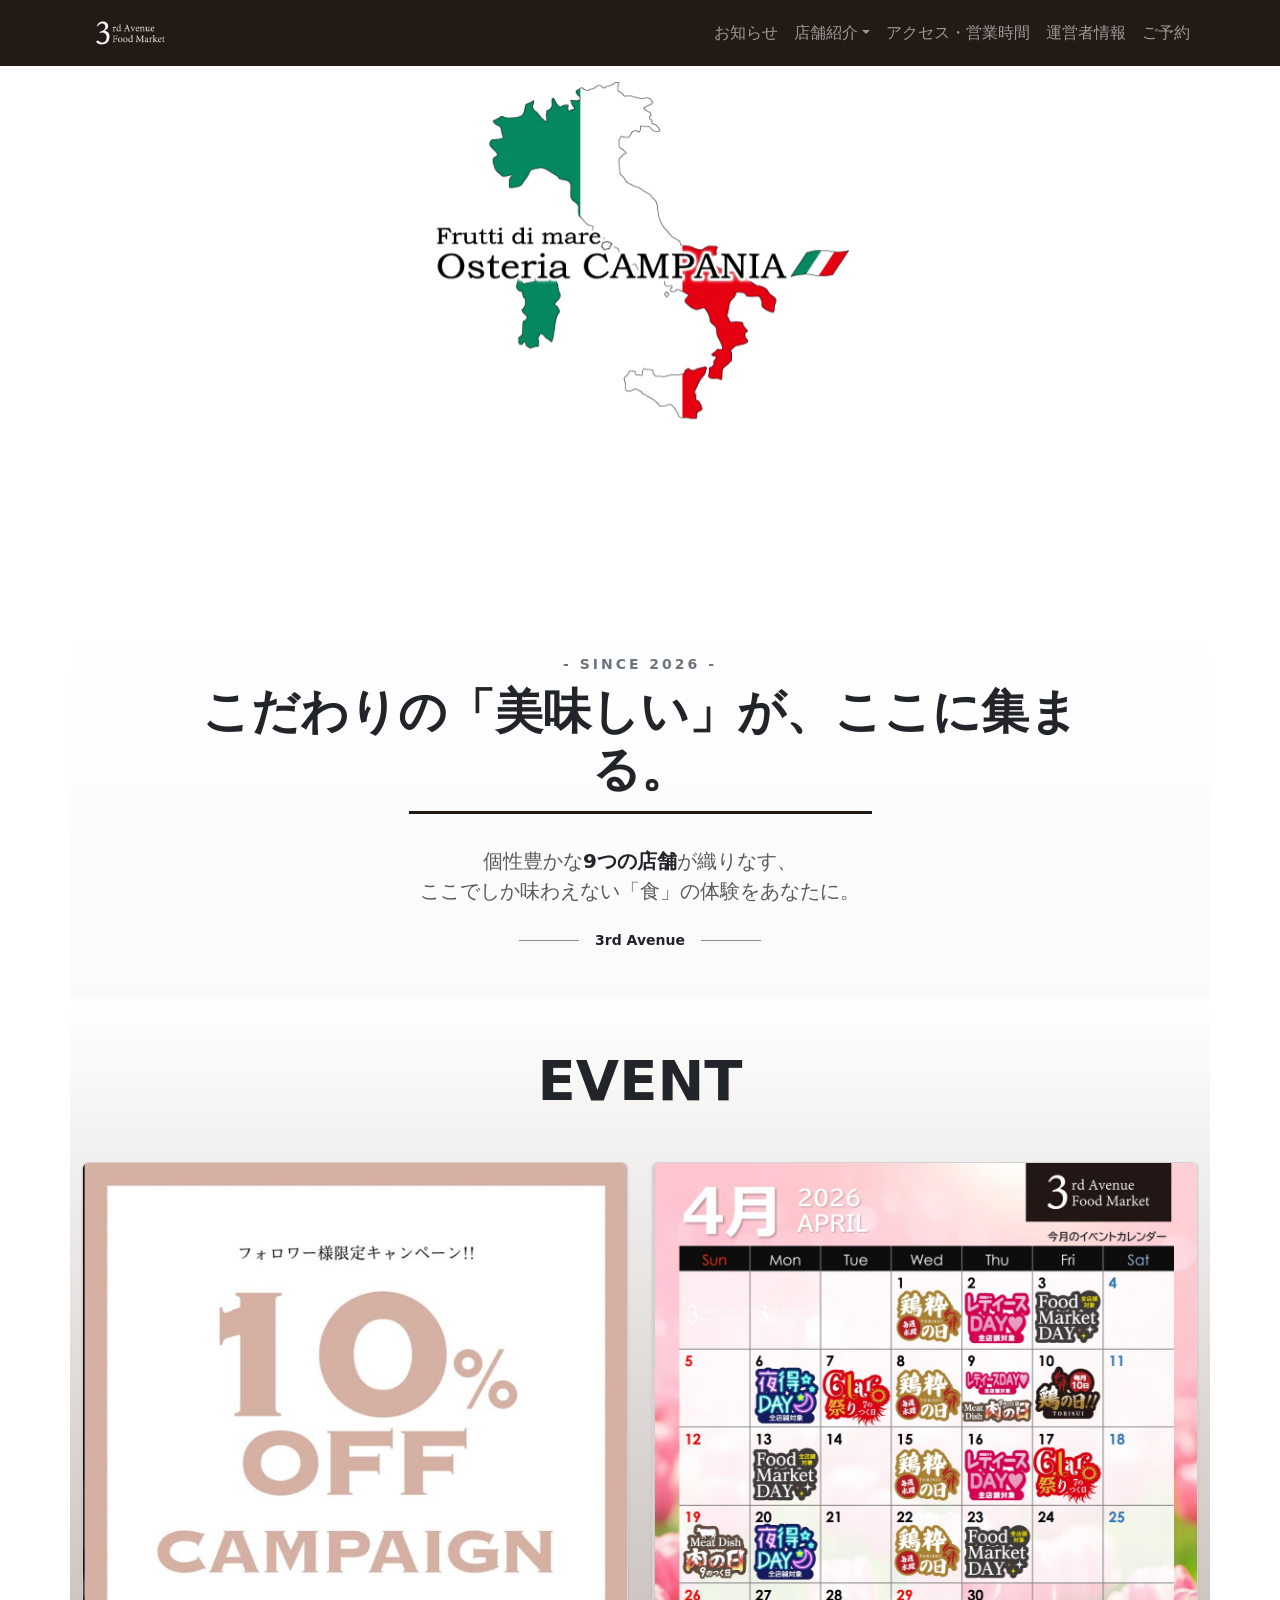
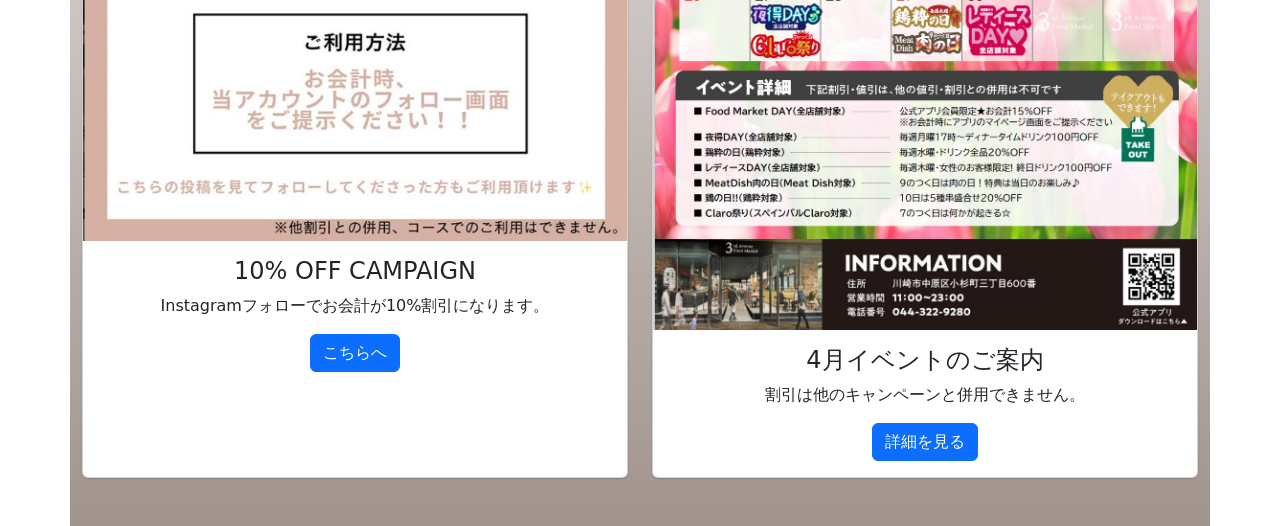
<file: Tori/index.html>
<!DOCTYPE html>
<html lang="ja">
<head>
    <meta charset="UTF-8">
    <meta name="viewport" content="width=device-width, initial-scale=1.0">

    <!-- Bootstrap CSS -->
    <link href="https://cdn.jsdelivr.net/npm/bootstrap@5.3.8/dist/css/bootstrap.min.css" rel="stylesheet">

    <!-- Custom CSS -->
    <link rel="stylesheet" href="assets/style.css">

    <title>3rd avenue</title>
</head>

<body>

    <!-- ===== HEADER ===== -->
    <header>
        <nav class="navbar navbar-expand-sm navbar-dark main-navbar" aria-label="メインナビゲーション">
            <div class="container">
                <a class="navbar-brand" href="#">
                    <img src="assets/Foto/logo.png" alt="串焼き 鶏粋 ロゴ" class="logo">
                </a>

                <button class="navbar-toggler" type="button" data-bs-toggle="collapse" data-bs-target="#collapsibleNavbar">
                    <span class="navbar-toggler-icon"></span>
                </button>

                <div class="collapse navbar-collapse" id="collapsibleNavbar">
                    <ul class="navbar-nav ms-auto">
                        <li class="nav-item"><a class="nav-link" href="#">お知らせ</a></li>
                        <li class="nav-item dropdown"><a class="nav-link dropdown-toggle" href="#" role="button" data-bs-toggle="dropdown">店舗紹介</a>
                            <ul class="dropdown-menu">
                                <li><a href="#" class="dropdown-item">Osteria</a></li>
                                <li><a href="#" class="dropdown-item">Meat Dish</a></li>
                                <li><a href="#" class="dropdown-item">Bar de España Claro</a></li>
                                <li><a href="#" class="dropdown-item">Asian Stall 武蔵小杉</a></li>
                                <li><a href="#" class="dropdown-item">串焼き 鶏粋</a></li>
                                <li><a href="#" class="dropdown-item">19時の Gohoubi</a></li>
                                <li><a href="#" class="dropdown-item">Cobara-Hetta</a></li>
                                <li><a href="#" class="dropdown-item">Kim Soups</a></li>
                                <li><a href="#" class="dropdown-item">Bistro Hendry</a></li>
                            </ul>    
                        </li>
                        <li class="nav-item"><a class="nav-link" href="#">アクセス・営業時間</a></li>
                        <li class="nav-item"><a class="nav-link" href="#">運営者情報</a></li>
                        <li class="nav-item"><a class="nav-link" href="予約.html">ご予約</a></li>
                    </ul>
                </div>
            </div>
        </nav>
    </header>

    <!-- ===== MAIN ===== -->
    <main>

        <!-- Carousel -->
        <section id="tenpo" class="carousel slide mb-0" data-bs-ride="carousel" data-bs-interval="3000">

            <!-- Indicators -->
            <div class="carousel-indicators">
                <button type="button" data-bs-target="#tenpo" data-bs-slide-to="0" class="active"></button>
                <button type="button" data-bs-target="#tenpo" data-bs-slide-to="1"></button>
                <button type="button" data-bs-target="#tenpo" data-bs-slide-to="2"></button>
                <button type="button" data-bs-target="#tenpo" data-bs-slide-to="3"></button>
                <button type="button" data-bs-target="#tenpo" data-bs-slide-to="4"></button>
                <button type="button" data-bs-target="#tenpo" data-bs-slide-to="5"></button>
                <button type="button" data-bs-target="#tenpo" data-bs-slide-to="6"></button>
                <button type="button" data-bs-target="#tenpo" data-bs-slide-to="7"></button>
                <button type="button" data-bs-target="#tenpo" data-bs-slide-to="8"></button>
            </div>

            <!-- Images -->
            <div class="carousel-inner">
                <div class="carousel-item active">
                    <img src="assets/Foto/Osteria.jpg" alt="オステリア">
                </div>
                <div class="carousel-item">
                    <img src="assets/Foto/Meat.jpg" alt="ミート">
                </div>
                <div class="carousel-item">
                    <img src="assets/Foto/Claro.jpg" alt="クラロ">
                </div>
                <div class="carousel-item">
                    <img src="assets/Foto/Asian.jpg" alt="アジア">
                </div>
                <div class="carousel-item">
                    <img src="assets/Foto/Tori.jpeg" alt="鳥料理">
                </div>
                <div class="carousel-item">
                    <img src="assets/Foto/19ji.jpg" alt="19時営業">
                </div>
                <div class="carousel-item">
                    <img src="assets/Foto/Kare.jpg" alt="インドカレー">
                </div>
                <div class="carousel-item">
                    <img src="assets/Foto/kim.jpg" alt="韓国料理">
                </div>
                <div class="carousel-item">
                    <img src="assets/Foto/Hendry.jpg" alt="店舗写真">
                </div>
            </div>

            <!-- Controls -->
            <button class="carousel-control-prev" type="button" data-bs-target="#tenpo" data-bs-slide="prev">
                <span class="carousel-control-prev-icon"></span>
            </button>
            <button class="carousel-control-next" type="button" data-bs-target="#tenpo" data-bs-slide="next">
                <span class="carousel-control-next-icon"></span>
            </button>

        </section>

        <!-- Hero Text -->
        <section class="container text-center py-5 hero-text-area">
            <span class="text-uppercase ls-3 small fw-bold text-secondary mb-2 d-block">- Since 2026 -</span>
    
             <div class="row justify-content-center">
                <div class="col-12 col-lg-10">
                    <h1 class="display-5 fw-bold section-title position-relative d-inline-block pb-3">
                        こだわりの「美味しい」が、ここに集まる。
                    </h1>

                    <p class="lead mt-4 text-muted mx-auto">
                        個性豊かな<span class="fw-bold text-dark">9つの店舗</span>が織りなす、<br class="d-none d-md-block">
                        ここでしか味わえない「食」の体験をあなたに。
                    </p>

                    <div class="d-flex align-items-center justify-content-center mt-4">
                        <div class="custom-line"></div>
                        <div class="mx-3 text-dark small fw-bold">3rd Avenue</div>
                        <div class="custom-line"></div>
                    </div>
                </div>
            </div>
        </section>

        <!-- EVENT SECTION -->
<section class="container py-5 text-center card-text-area">
    <h3 class="display-4 fw-bold mb-5">EVENT</h3>

    <div class="row g-4">

        <!-- CARD 1 -->
        <div class="col-12 col-md-6">
            <div class="card h-100">
                <img src="assets/Foto/10%Off.png" 
                     class="card-img-top" 
                     alt="10%オフキャンペーン">

                <div class="card-body">
                    <h4 class="card-title">10% OFF CAMPAIGN</h4>
                    <p class="card-text">
                        Instagramフォローでお会計が10%割引になります。
                    </p>

                    <a href="https://www.instagram.com/3rd_musashikosugi/?hl=ja" 
                       target="_blank"
                       class="btn btn-primary">
                        こちらへ
                    </a>
                </div>
            </div>
        </div>

        <!-- CARD 2 -->
        <div class="col-12 col-md-6">
            <div class="card h-100">
                <img src="assets/Foto/【2604】イベカレ.jpeg" 
                     class="card-img-top" 
                     alt="4月イベント">

                <div class="card-body">
                    <h4 class="card-title">4月イベントのご案内</h4>
                    <p class="card-text">
                        割引は他のキャンペーンと併用できません。
                    </p>

                    <button class="btn btn-primary"
                            data-bs-toggle="modal"
                            data-bs-target="#maintenanceModal">
                        詳細を見る
                    </button>
                </div>
            </div>
        </div>

    </div>
</section>

<!-- MODAL -->
<div class="modal fade" id="maintenanceModal" tabindex="-1" aria-labelledby="maintenanceLabel">
    <div class="modal-dialog">
        <div class="modal-content">

            <div class="modal-header">
                <h1 class="modal-title fs-5" id="maintenanceLabel">
                    メンテナンス中
                </h1>
                <button class="btn-close" data-bs-dismiss="modal"></button>
            </div>

            <div class="modal-body">
                申し訳ありません。このページは現在準備中です。
            </div>

            <div class="modal-footer">
                <button class="btn btn-secondary" data-bs-dismiss="modal">
                    閉じる
                </button>
            </div>

        </div>
    </div>
</div>

    </main>

    <!-- Bootstrap JS -->
    <script src="https://cdn.jsdelivr.net/npm/bootstrap@5.3.8/dist/js/bootstrap.bundle.min.js"></script>

</body>
</html>
</file>
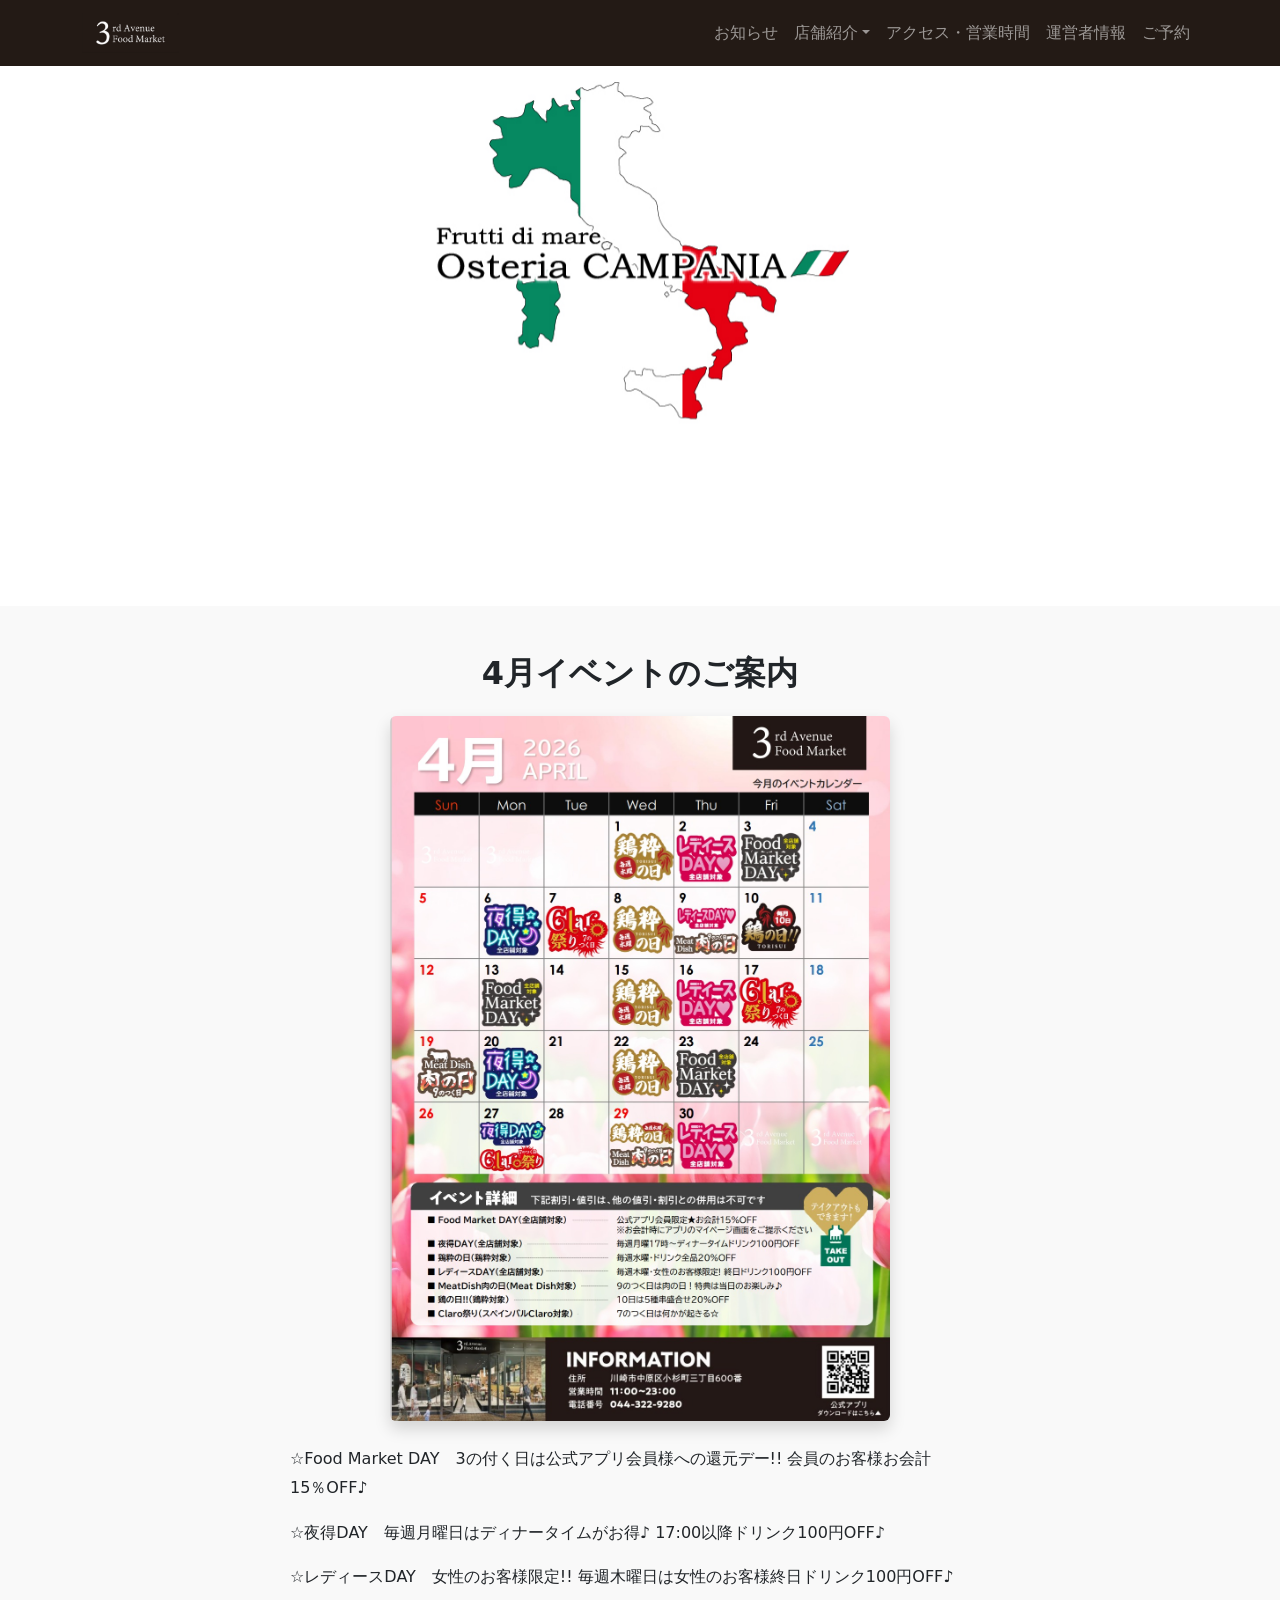
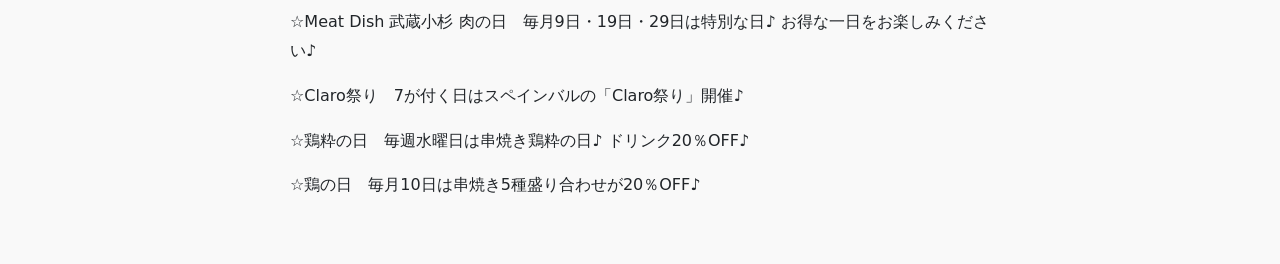
<file: Tori/event.html>
<!DOCTYPE html>
<html lang="ja">
<head>
    <meta charset="UTF-8">
    <meta name="viewport" content="width=device-width, initial-scale=1.0">

    <!-- Bootstrap CSS -->
    <link href="https://cdn.jsdelivr.net/npm/bootstrap@5.3.8/dist/css/bootstrap.min.css" rel="stylesheet">

    <!-- Custom CSS -->
    <link rel="stylesheet" href="assets/style.css">

    <title>3rd avenue</title>
</head>

<body>

    <!-- ===== HEADER ===== -->
    <header>
        <nav class="navbar navbar-expand-sm navbar-dark main-navbar" aria-label="メインナビゲーション">
            <div class="container">
                <a class="navbar-brand" href="index.html">
                    <img src="assets/Foto/logo.png" alt="串焼き 鶏粋 ロゴ" class="logo">
                </a>

                <button class="navbar-toggler" type="button" data-bs-toggle="collapse" data-bs-target="#collapsibleNavbar">
                    <span class="navbar-toggler-icon"></span>
                </button>

                <div class="collapse navbar-collapse" id="collapsibleNavbar">
                    <ul class="navbar-nav ms-auto">
                        <li class="nav-item"><a class="nav-link" href="#">お知らせ</a></li>
                        <li class="nav-item dropdown"><a class="nav-link dropdown-toggle" href="#" role="button" data-bs-toggle="dropdown">店舗紹介</a>
                            <ul class="dropdown-menu">
                                <li><a href="#" class="dropdown-item">Osteria</a></li>
                                <li><a href="#" class="dropdown-item">Meat Dish</a></li>
                                <li><a href="#" class="dropdown-item">Bar de España Claro</a></li>
                                <li><a href="#" class="dropdown-item">Asian Stall 武蔵小杉</a></li>
                                <li><a href="#" class="dropdown-item">串焼き 鶏粋</a></li>
                                <li><a href="#" class="dropdown-item">19時の Gohoubi</a></li>
                                <li><a href="#" class="dropdown-item">Cobara-Hetta</a></li>
                                <li><a href="#" class="dropdown-item">Kim Soups</a></li>
                                <li><a href="#" class="dropdown-item">Bistro Hendry</a></li>
                            </ul>    
                        </li>
                        <li class="nav-item"><a class="nav-link" href="#">アクセス・営業時間</a></li>
                        <li class="nav-item"><a class="nav-link" href="#">運営者情報</a></li>
                        <li class="nav-item"><a class="nav-link" href="予約.html">ご予約</a></li>
                    </ul>
                </div>
            </div>
        </nav>
    </header>

    <!-- ===== MAIN ===== -->
    <main>

        <!-- Carousel -->
        <section id="tenpo" class="carousel slide mb-0" data-bs-ride="carousel" data-bs-interval="3000">

            <!-- Indicators -->
            <div class="carousel-indicators">
                <button type="button" data-bs-target="#tenpo" data-bs-slide-to="0" class="active"></button>
                <button type="button" data-bs-target="#tenpo" data-bs-slide-to="1"></button>
                <button type="button" data-bs-target="#tenpo" data-bs-slide-to="2"></button>
                <button type="button" data-bs-target="#tenpo" data-bs-slide-to="3"></button>
                <button type="button" data-bs-target="#tenpo" data-bs-slide-to="4"></button>
                <button type="button" data-bs-target="#tenpo" data-bs-slide-to="5"></button>
                <button type="button" data-bs-target="#tenpo" data-bs-slide-to="6"></button>
                <button type="button" data-bs-target="#tenpo" data-bs-slide-to="7"></button>
                <button type="button" data-bs-target="#tenpo" data-bs-slide-to="8"></button>
            </div>

            <!-- Images -->
            <div class="carousel-inner">
                <div class="carousel-item active">
                    <img src="assets/Foto/Osteria.jpg" alt="オステリア">
                </div>
                <div class="carousel-item">
                    <img src="assets/Foto/Meat.jpg" alt="ミート">
                </div>
                <div class="carousel-item">
                    <img src="assets/Foto/Claro.jpg" alt="クラロ">
                </div>
                <div class="carousel-item">
                    <img src="assets/Foto/Asian.jpg" alt="アジア">
                </div>
                <div class="carousel-item">
                    <img src="assets/Foto/Tori.jpeg" alt="鳥料理">
                </div>
                <div class="carousel-item">
                    <img src="assets/Foto/19ji.jpg" alt="19時営業">
                </div>
                <div class="carousel-item">
                    <img src="assets/Foto/Kare.jpg" alt="インドカレー">
                </div>
                <div class="carousel-item">
                    <img src="assets/Foto/kim.jpg" alt="韓国料理">
                </div>
                <div class="carousel-item">
                    <img src="assets/Foto/Hendry.jpg" alt="店舗写真">
                </div>
            </div>

            <!-- Controls -->
            <button class="carousel-control-prev" type="button" data-bs-target="#tenpo" data-bs-slide="prev">
                <span class="carousel-control-prev-icon"></span>
            </button>
            <button class="carousel-control-next" type="button" data-bs-target="#tenpo" data-bs-slide="next">
                <span class="carousel-control-next-icon"></span>
            </button>

        </section>

        <section id="event" class="py-5">
    <div class="container text-center">

        <!-- TITLE -->
        <h2 class="event-title mb-4">4月イベントのご案内</h2>

        <!-- IMAGE -->
        <div class="event-image mb-4">
            <img src="assets/Foto/【2604】イベカレ.jpeg" 
                 class="img-fluid rounded shadow">
        </div>

        <!-- DESCRIPTION -->
        <div class="event-description text-start mx-auto">

            <p>☆Food Market DAY　3の付く日は公式アプリ会員様への還元デー!! 会員のお客様お会計15％OFF♪</p>

            <p>☆夜得DAY　毎週月曜日はディナータイムがお得♪ 17:00以降ドリンク100円OFF♪</p>

            <p>☆レディースDAY　女性のお客様限定!! 毎週木曜日は女性のお客様終日ドリンク100円OFF♪</p>

            <p>☆Meat Dish 武蔵小杉 肉の日　毎月9日・19日・29日は特別な日♪ お得な一日をお楽しみください♪</p>

            <p>☆Claro祭り　7が付く日はスペインバルの「Claro祭り」開催♪</p>

            <p>☆鶏粋の日　毎週水曜日は串焼き鶏粋の日♪ ドリンク20％OFF♪</p>

            <p>☆鶏の日　毎月10日は串焼き5種盛り合わせが20％OFF♪</p>

        </div>

    </div>
</section>
    </main>


<!-- MODAL -->
<div class="modal fade" id="maintenanceModal" tabindex="-1" aria-labelledby="maintenanceLabel">
    <div class="modal-dialog">
        <div class="modal-content">

            <div class="modal-header">
                <h1 class="modal-title fs-5" id="maintenanceLabel">
                    メンテナンス中
                </h1>
                <button class="btn-close" data-bs-dismiss="modal"></button>
            </div>

            <div class="modal-body">
                申し訳ありません。このページは現在準備中です。
            </div>

            <div class="modal-footer">
                <button class="btn btn-secondary" data-bs-dismiss="modal">
                    閉じる
                </button>
            </div>

        </div>
    </div>
</div>

    </main>

    <!-- Bootstrap JS -->
    <script src="https://cdn.jsdelivr.net/npm/bootstrap@5.3.8/dist/js/bootstrap.bundle.min.js"></script>

</body>
</html>
</file>
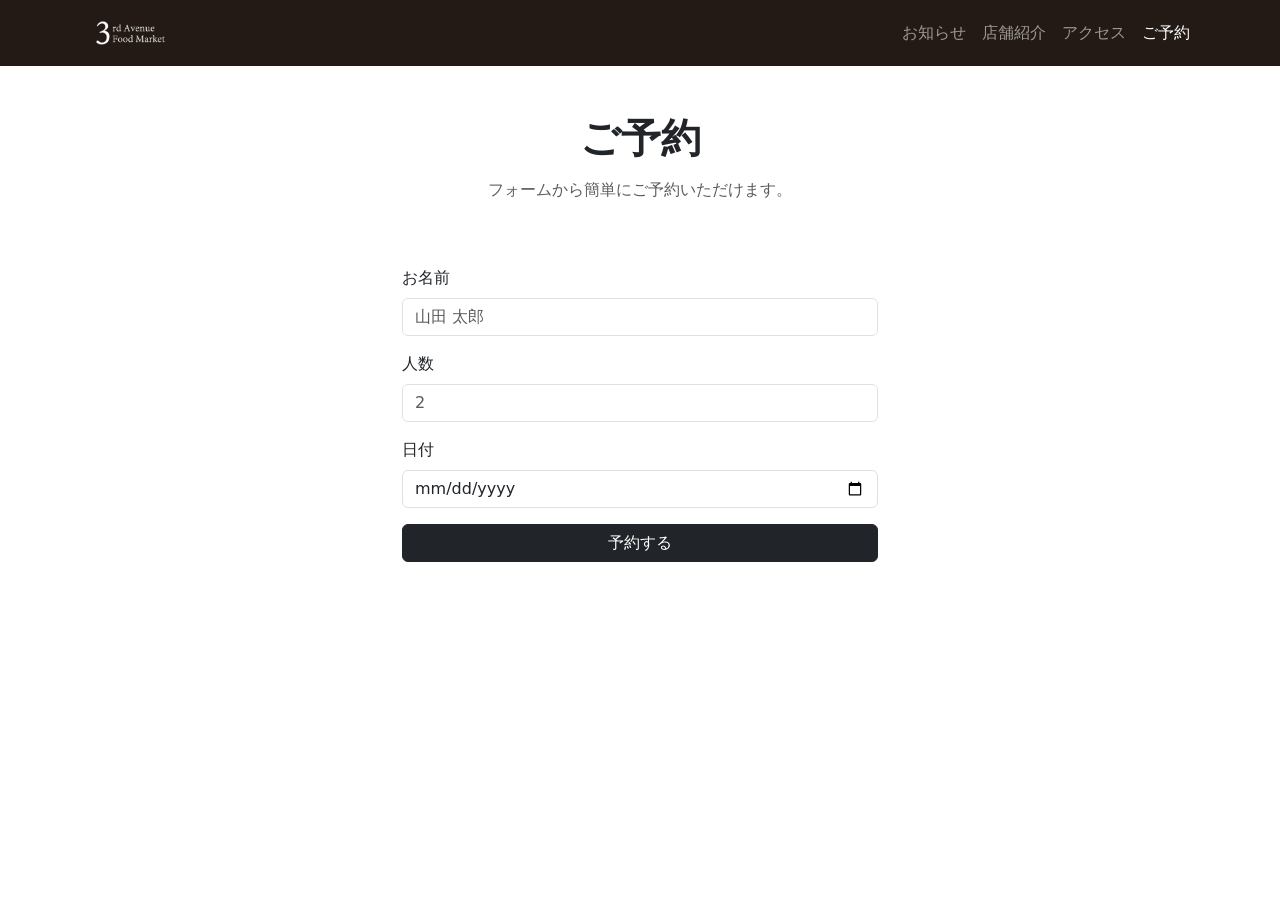
<file: Tori/予約.html>
<!DOCTYPE html>
<html lang="ja">
<head>
    <meta charset="UTF-8">
    <meta name="viewport" content="width=device-width, initial-scale=1.0">

    <!-- Bootstrap -->
    <link href="https://cdn.jsdelivr.net/npm/bootstrap@5.3.8/dist/css/bootstrap.min.css" rel="stylesheet">

    <link rel="stylesheet" href="assets/style.css">

    <title>ご予約</title>
</head>

<body>

<!-- ===== HEADER ===== -->
<header>
    <nav class="navbar navbar-expand-sm navbar-dark main-navbar">
        <div class="container">
            <a class="navbar-brand" href="index.html">
                <img src="assets/Foto/logo.png" class="logo">
            </a>

            <button class="navbar-toggler" data-bs-toggle="collapse" data-bs-target="#nav">
                <span class="navbar-toggler-icon"></span>
            </button>

            <div class="collapse navbar-collapse" id="nav">
                <ul class="navbar-nav ms-auto">
                    <li class="nav-item"><a class="nav-link" href="#">お知らせ</a></li>
                    <li class="nav-item"><a class="nav-link" href="#">店舗紹介</a></li>
                    <li class="nav-item"><a class="nav-link" href="#">アクセス</a></li>
                    <li class="nav-item"><a class="nav-link active" href="#">ご予約</a></li>
                </ul>
            </div>
        </div>
    </nav>
</header>

<!-- ===== MAIN ===== -->
<main>

<!-- HERO -->
<section class="container text-center py-5">
    <h1 class="fw-bold mb-3">ご予約</h1>
    <p class="text-muted">フォームから簡単にご予約いただけます。</p>
</section>

<!-- FORM -->
<section class="container pb-5" style="max-width: 500px;">

    <form id="reservationForm">

        <!-- NAME -->
        <div class="mb-3">
            <label class="form-label">お名前</label>
            <input type="text" id="name" class="form-control" placeholder="山田 太郎">
        </div>

        <!-- PEOPLE -->
        <div class="mb-3">
            <label class="form-label">人数</label>
            <input type="number" id="people" class="form-control" placeholder="2">
        </div>

        <!-- DATE -->
        <div class="mb-3">
            <label class="form-label">日付</label>
            <input type="date" id="date" class="form-control">
        </div>

        <!-- BUTTON -->
        <button type="submit" class="btn btn-dark w-100">
            予約する
        </button>

    </form>

    <!-- RESULT MESSAGE -->
    <div id="result" class="mt-4 text-center fw-bold"></div>

</section>

</main>

<!-- JS -->
<script>
document.getElementById("reservationForm").addEventListener("submit", function(e) {
    e.preventDefault();

    const name = document.getElementById("name").value.trim();
    const people = document.getElementById("people").value;
    const date = document.getElementById("date").value;

    const result = document.getElementById("result");

    // validation
    if (!name || !people || !date) {
        result.style.color = "red";
        result.innerText = "すべて入力してください";
        return;
    }

    if (people <= 0) {
        result.style.color = "red";
        result.innerText = "正しい人数を入力してください";
        return;
    }

    // success
    result.style.color = "green";
    result.innerText = `${name}様、${people}名様のご予約を受け付けました（${date}）`;
});
</script>

<script src="https://cdn.jsdelivr.net/npm/bootstrap@5.3.8/dist/js/bootstrap.bundle.min.js"></script>

</body>
</html>
</file>
<file: Tori/assets/style.css>
/* ===== NAVBAR ===== */
.main-navbar {
    background-color: #231a15;
}

.logo {
    height: 40px;
    width: auto;
}

.nav-link {
    transition: 0.3s;
}

.nav-link:hover {
    opacity: 0.7;
}

/* ===== CAROUSEL ===== */
.carousel {
    margin-bottom: 0;
}
.carousel-inner {
    height: 60vh;
}

@media (max-width: 768px) {
    .carousel-inner {
        height: 20vh;
    }
}

.carousel-inner img {
    width: 100%;
    height: 100%;
    object-fit: cover;
}



/* Memberikan jarak antar huruf agar terkesan mewah */
.ls-3 {
    letter-spacing: 3px;
}

.hero-text-area {
    background: linear-gradient(to bottom, transparent, #fafafa); /* Efek gradient halus di background */
}

.hero-text {
    max-width: 700px;
}
/* Dekorasi garis di bawah judul */
.section-title::after {
    content: "";
    position: absolute;
    bottom: 0;
    left: 25%;
    width: 50%;
    height: 3px;
    background-color: #231a15;
}

/* Dekorasi garis di bagian bawah (divider) */
.custom-line {
    width: 60px;
    height: 1px;
    background-color: #231a15;
    opacity: 0.5;
}

/* Animasi agar teks tidak muncul kaku */
.hero-text-area {
    animation: fadeInUp 1.2s ease-out;
}

@keyframes fadeInUp {
    from {
        opacity: 0;
        transform: translateY(50px);
    }
    to {
        opacity: 1;
        transform: translateY(0);
    }
}

.card-text-area {
    background: linear-gradient(to bottom, transparent, #a1948d); /* Efek gradient halus di background */
        animation: InUp 1.2s ease-out;
}

@keyframes InUp {
    from {
        opacity: 0;
        transform: translateY(200px);
    }
    to {
        opacity: 1;
        transform: translateY(0);
    }
}

.card{
    overflow: hidden;
    border-radius: 6px;
    position: relative;
    background-color: #FFFFFF;
    box-shadow: 0 1px 2px rgba(0,0,0,0.15);
}

.card-img-top {
    object-fit: cover;
}


/* ===== EVENT SECTION ===== */

#event {
    background-color: #f9f9f9; /* opsional biar beda section */
}

/* Title */
.event-title {
    font-weight: bold;
}

/* Image */
.event-image img {
    max-width: 500px;
}

/* Description */
.event-description {
    max-width: 700px;
    line-height: 1.8;
}
</file>
